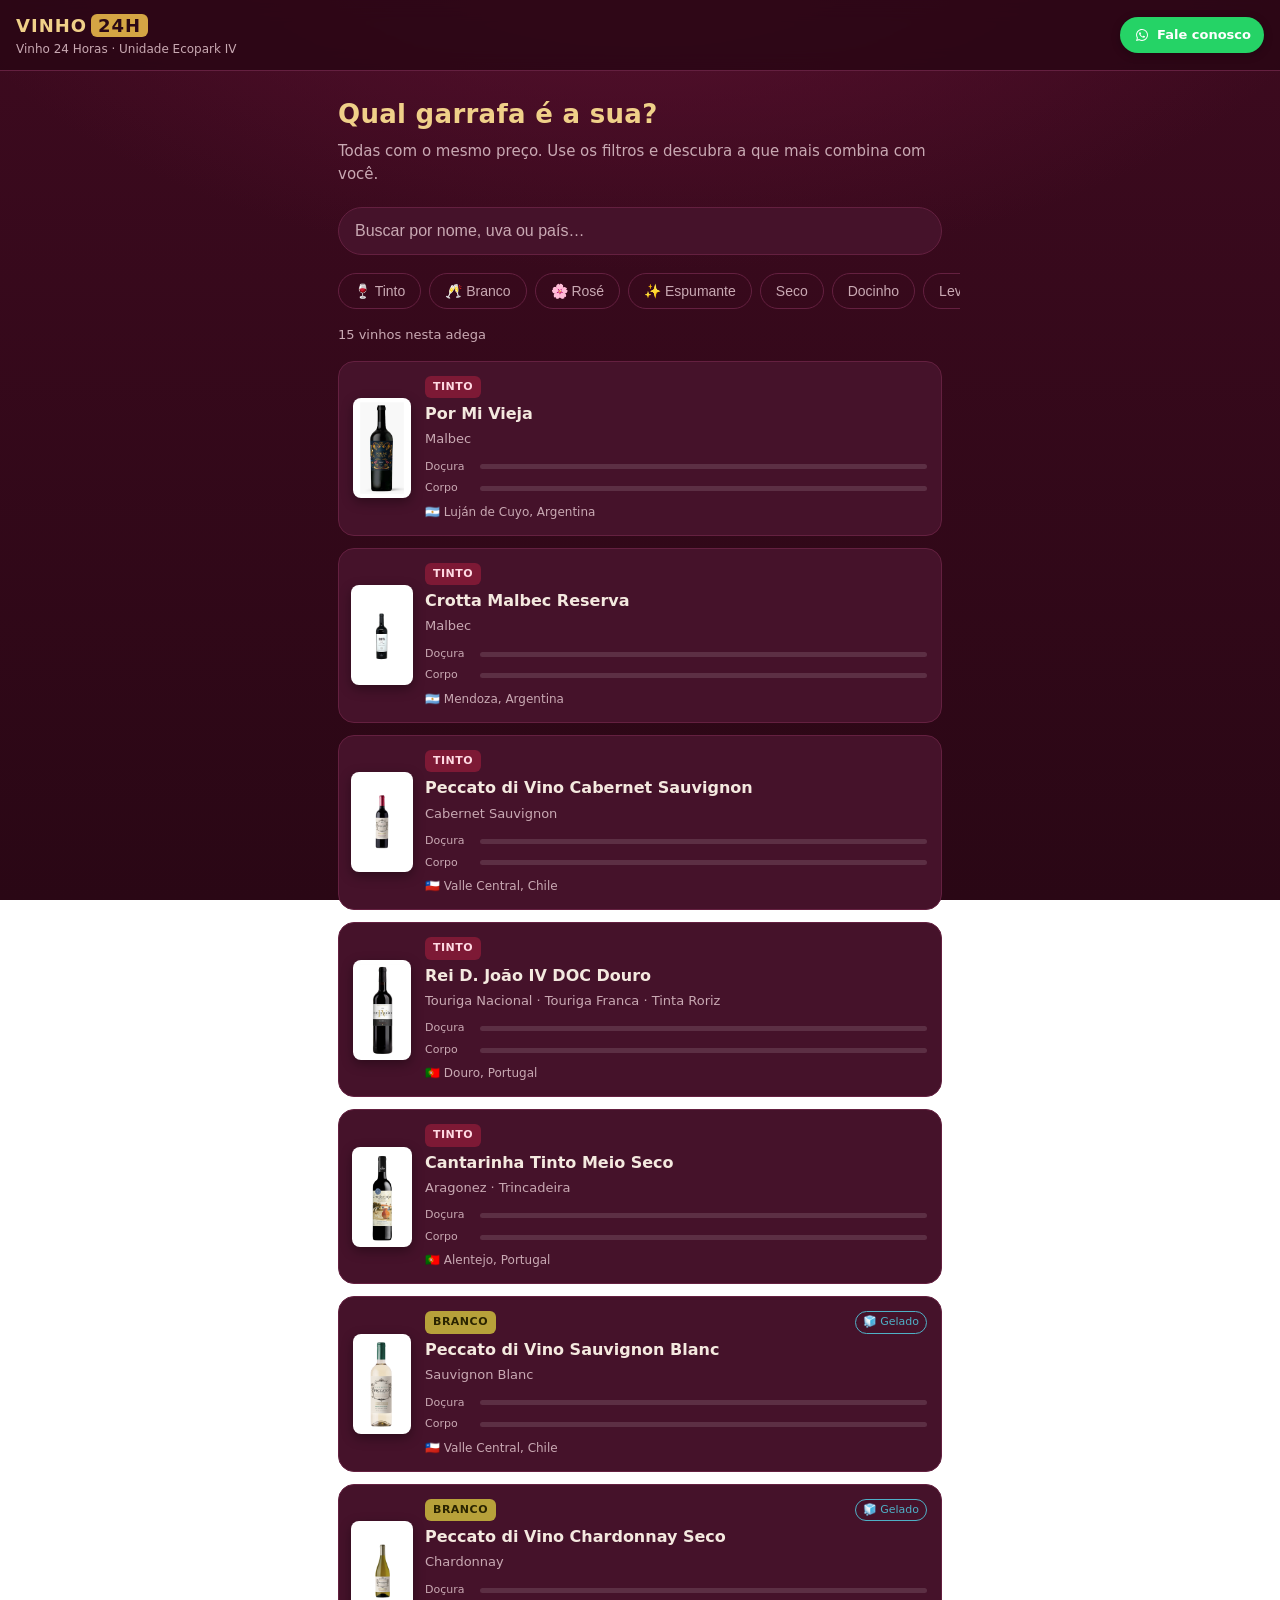
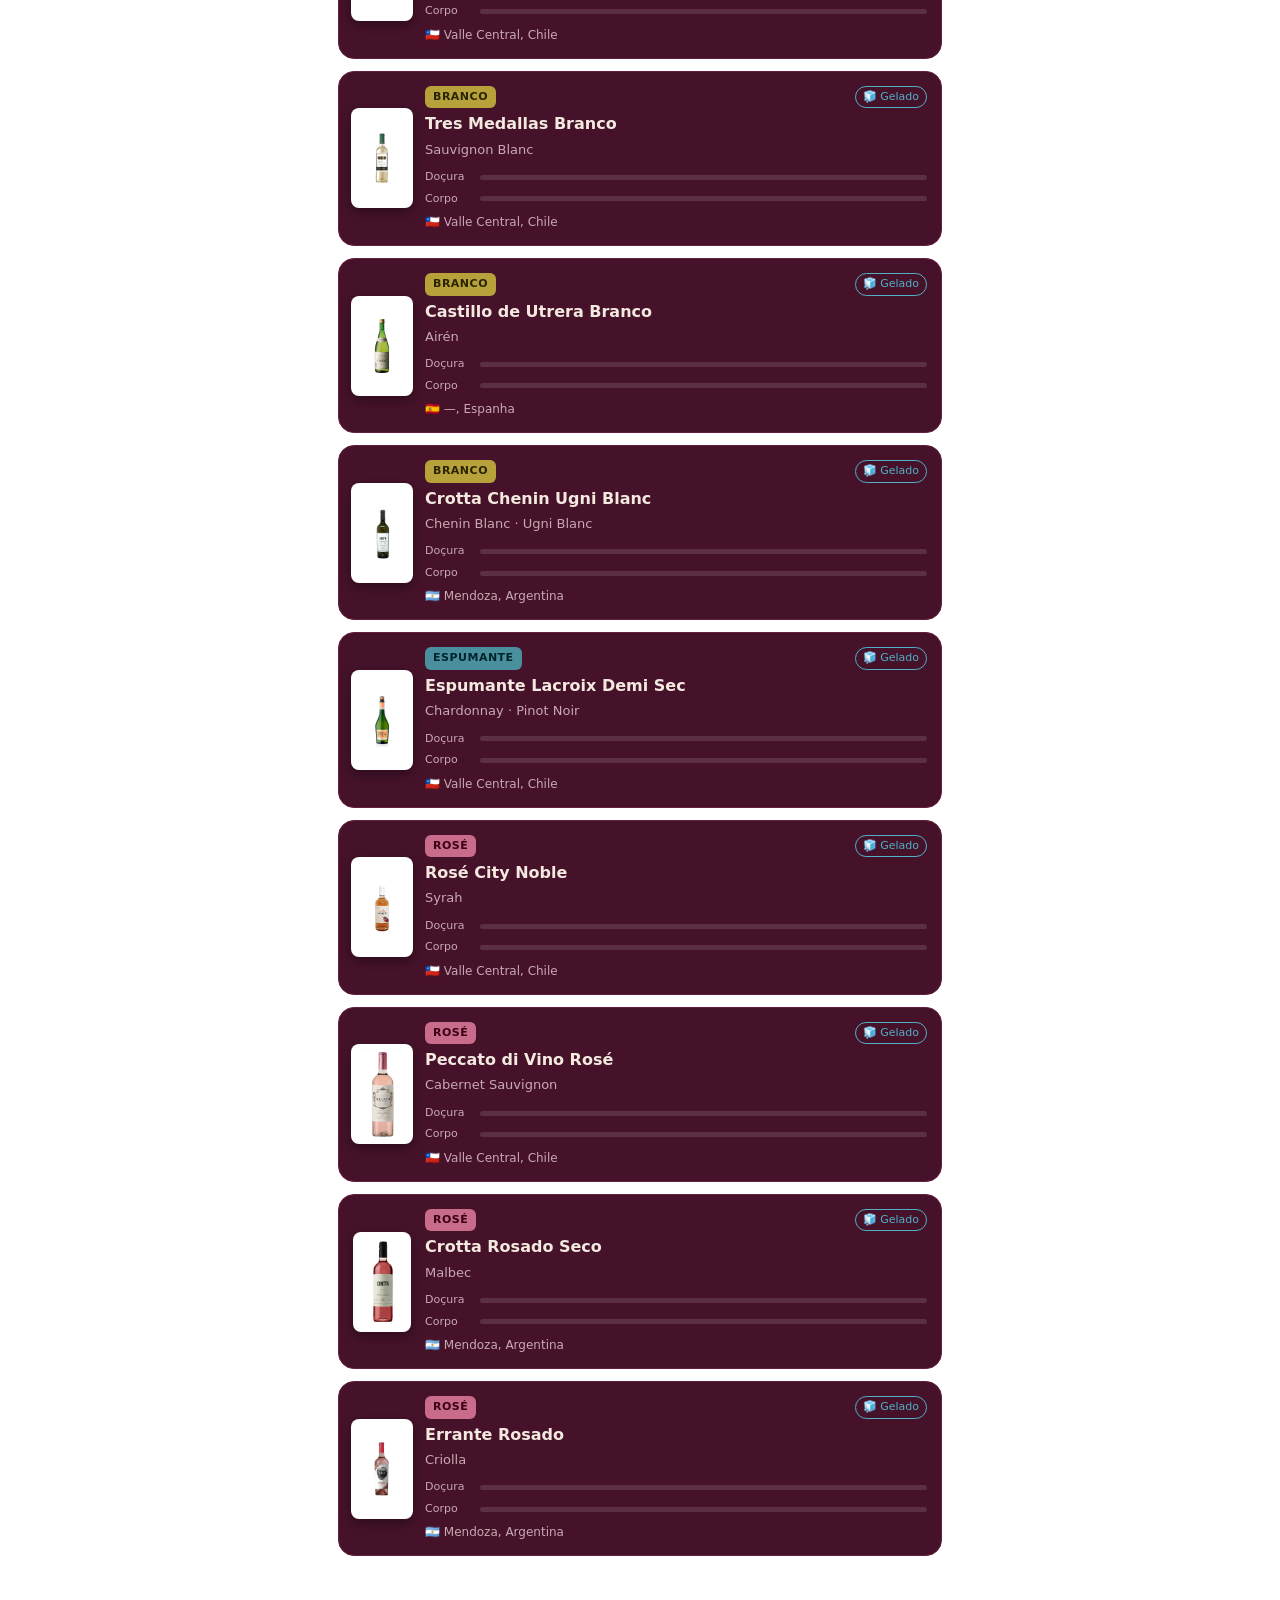
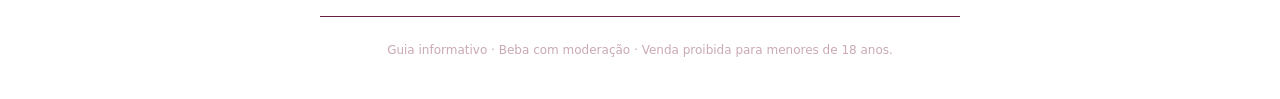
<file: index.html>
<!DOCTYPE html>
<html lang="pt-BR">
<head>
  <meta charset="UTF-8" />
  <meta name="viewport" content="width=device-width, initial-scale=1.0, viewport-fit=cover" />
  <meta name="theme-color" content="#3d0a1f" />
  <meta name="description" content="Descubra o vinho ideal para você — doçura, corpo, harmonização e mais." />
  <title>Vinho 24 Horas · Guia de Vinhos</title>
  <link rel="stylesheet" href="styles.css" />
  <link rel="manifest" href="manifest.webmanifest" />
  <link rel="icon" href="icons/icon.svg" type="image/svg+xml" />
  <link rel="apple-touch-icon" href="icons/icon.svg" />
</head>
<body>

  <!-- Tela: seleção de adega (quando não há ?adega= na URL) -->
  <section id="tela-selecao" class="tela hidden">
    <div class="selecao-wrap">
      <div class="marca marca-grande">
        <span class="marca-vinho">VINHO</span>
        <span class="marca-24h">24 HORAS</span>
      </div>
      <p class="selecao-sub">Escolha a sua adega para começar</p>
      <div id="lista-adegas" class="lista-adegas"></div>
    </div>
  </section>

  <!-- Tela: catálogo da adega -->
  <section id="tela-catalogo" class="tela hidden">
    <header class="topo">
      <div class="topo-esq">
        <div class="topo-marca">
          <span class="marca-vinho">VINHO</span><span class="marca-24h">24H</span>
        </div>
        <div class="topo-adega" id="topo-adega"></div>
      </div>
      <a class="btn-wpp" id="btn-wpp" href="#" target="_blank" rel="noopener">
        <svg class="wpp-ico" viewBox="0 0 24 24" fill="currentColor" aria-hidden="true"><path d="M17.6 6.31A7.86 7.86 0 0 0 12.04 4C7.66 4 4.1 7.55 4.1 11.93c0 1.4.37 2.76 1.07 3.97L4 20l4.2-1.1a7.94 7.94 0 0 0 3.79.96h.01c4.38 0 7.94-3.55 7.94-7.93 0-2.12-.83-4.11-2.34-5.62zM12.04 18.5h-.01a6.6 6.6 0 0 1-3.36-.92l-.24-.14-2.49.65.66-2.43-.16-.25a6.58 6.58 0 0 1-1.01-3.48c0-3.64 2.97-6.6 6.62-6.6 1.77 0 3.43.69 4.68 1.94a6.56 6.56 0 0 1 1.94 4.67c0 3.64-2.97 6.56-6.61 6.56zm3.62-4.93c-.2-.1-1.18-.58-1.36-.64-.18-.07-.31-.1-.44.1-.13.2-.5.64-.62.77-.11.13-.23.15-.42.05-.2-.1-.84-.31-1.6-.99-.59-.53-.99-1.18-1.1-1.38-.12-.2-.01-.31.09-.41.09-.09.2-.23.3-.35.1-.12.13-.2.2-.34.07-.13.03-.25-.02-.35-.05-.1-.44-1.07-.61-1.46-.16-.38-.32-.33-.44-.34l-.37-.01a.72.72 0 0 0-.52.24c-.18.2-.68.67-.68 1.62 0 .96.7 1.89.8 2.02.1.13 1.38 2.11 3.35 2.96.47.2.83.33 1.11.42.47.15.89.13 1.23.08.38-.06 1.17-.48 1.33-.94.16-.46.16-.86.11-.94-.05-.08-.18-.13-.38-.23z"/></svg>
        <span>Fale conosco</span>
      </a>
    </header>

    <div class="hero">
      <h1 class="hero-titulo">Qual garrafa é a sua?</h1>
      <p class="hero-sub">Todas com o mesmo preço. Use os filtros e descubra a que mais combina com você.</p>
    </div>

    <div class="busca-wrap">
      <input id="busca" class="busca" type="search" inputmode="search"
             placeholder="Buscar por nome, uva ou país…" autocomplete="off" />
    </div>

    <div class="filtros" id="filtros"></div>

    <div class="resultado-info" id="resultado-info"></div>

    <main id="grade" class="grade"></main>

    <div id="vazio" class="vazio hidden">
      <p>Nenhum vinho encontrado com esses filtros.</p>
      <button class="btn-limpar" id="btn-limpar-vazio">Limpar filtros</button>
    </div>

    <footer class="rodape">
      <p>Guia informativo · Beba com moderação · Venda proibida para menores de 18 anos.</p>
    </footer>
  </section>

  <!-- Overlay: ficha do vinho -->
  <div id="ficha" class="ficha-overlay hidden" role="dialog" aria-modal="true">
    <div class="ficha-conteudo" id="ficha-conteudo"></div>
  </div>

  <script src="data.js"></script>
  <script src="app.js"></script>
</body>
</html>
</file>
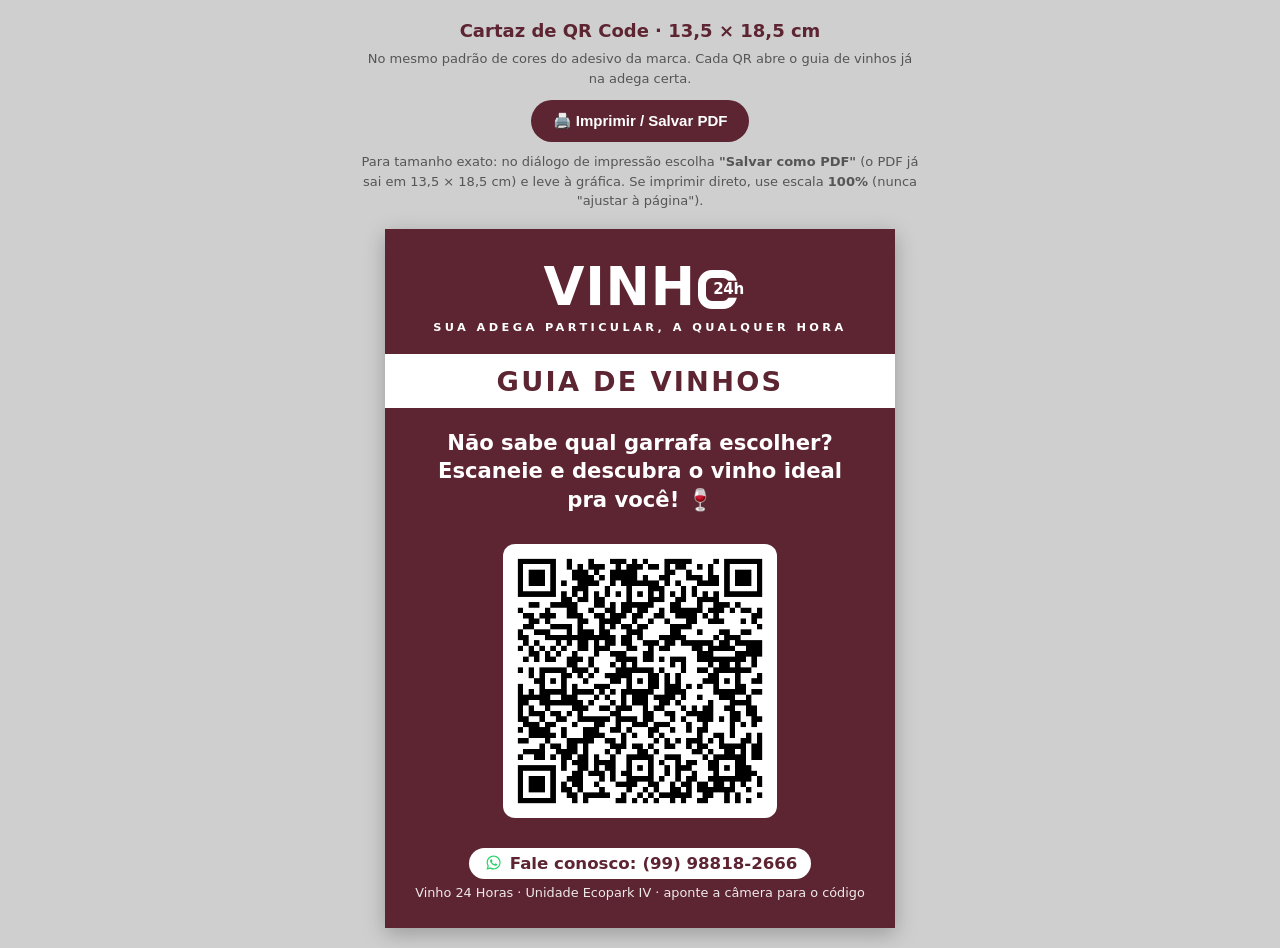
<file: qr.html>
<!DOCTYPE html>
<html lang="pt-BR">
<head>
  <meta charset="UTF-8" />
  <meta name="viewport" content="width=device-width, initial-scale=1.0" />
  <title>Vinho 24 Horas · Cartaz de QR Code (13,5 × 18,5 cm)</title>
  <style>
    /* Cores tiradas do adesivo oficial da marca */
    :root {
      --bordo: #5d2432;
      --bordo-escuro: #4a1a26;
      --branco: #ffffff;
    }
    * { box-sizing: border-box; margin: 0; padding: 0; }
    body { font-family: "Segoe UI", system-ui, -apple-system, sans-serif; background: #cfcfcf; padding: 20px 12px; }

    /* Barra de controle (só na tela, some na impressão) */
    .controls { max-width: 560px; margin: 0 auto 18px; text-align: center; color: #333; }
    .controls h1 { font-size: 18px; margin-bottom: 8px; color: #5d2432; }
    .controls p { font-size: 13px; color: #555; margin-bottom: 12px; line-height: 1.5; }
    .btn { background: var(--bordo); color: #fff; border: none; padding: 12px 22px; border-radius: 999px; font-weight: 700; cursor: pointer; font-size: 15px; }
    .btn:hover { filter: brightness(1.1); }
    .dica { font-size: 12px; color: #777; margin-top: 10px; }

    /* ===================== O CARTAZ (13,5 × 18,5 cm) ===================== */
    .cartaz {
      width: 13.5cm;
      height: 18.5cm;
      margin: 0 auto;
      background: var(--bordo);
      color: var(--branco);
      padding: 0.85cm 0.8cm 0.7cm;
      display: flex;
      flex-direction: column;
      align-items: center;
      justify-content: space-between;
      overflow: hidden;
      box-shadow: 0 6px 20px rgba(0,0,0,.25);
    }

    .topo { width: 100%; display: flex; flex-direction: column; align-items: center; }

    /* Logo oficial: VINH + "O" = quadrado grosso de cantos arredondados,
       com o "24h" quebrando o traço no canto superior direito. */
    .logo { font-weight: 800; font-size: 1.4cm; letter-spacing: 0.02cm; line-height: 1; display: flex; align-items: center; }
    .logo .o24 {
      position: relative;
      top: 0.06cm;                      /* alinha o O com a base das letras VINH */
      width: 1.02cm; height: 1.02cm;
      border: 0.23cm solid #fff;        /* traço grosso */
      border-radius: 0.37cm;            /* cantos mais arredondados */
      margin-left: 0.06cm;
      flex: 0 0 auto;
    }
    .logo .o24 .tf {
      position: absolute;
      top: 50%; right: 0;                /* quebra o traço no LADO DIREITO */
      transform: translate(50%, -50%);
      background: var(--bordo);          /* mascara o traço branco atrás */
      color: #fff;
      font-size: 0.4cm; font-weight: 800; letter-spacing: -0.01cm;
      line-height: 1; padding: 0.02cm 0.05cm;
    }
    .tagline { font-size: 0.3cm; font-weight: 600; letter-spacing: 0.09cm; margin-top: 0.16cm; text-align: center; text-transform: uppercase; }

    /* Faixa branca (sangra até as bordas) */
    .faixa {
      width: calc(100% + 1.6cm);
      margin: 0.55cm -0.8cm 0;
      background: #fff;
      color: var(--bordo);
      font-weight: 800;
      font-size: 0.72cm;
      letter-spacing: 0.06cm;
      text-align: center;
      padding: 0.3cm 0;
    }

    .chamada { text-align: center; font-size: 0.56cm; font-weight: 600; line-height: 1.35; margin-top: 0.55cm; }

    /* Linha da seta + QR */
    .qr-row { display: flex; align-items: center; justify-content: center; width: 100%; }
    .qr-box { background: #fff; padding: 0.32cm; border-radius: 0.32cm; line-height: 0; }
    .qr-box img { width: 6.6cm; height: 6.6cm; display: block; }

    .rodape { display: flex; flex-direction: column; align-items: center; gap: 0.16cm; text-align: center; }
    .fale {
      display: inline-flex; align-items: center; gap: 0.16cm;
      background: #fff; color: var(--bordo);
      padding: 0.13cm 0.36cm; border-radius: 999px;
      font-size: 0.44cm; font-weight: 700;
    }
    .fale svg { width: 0.56cm; height: 0.56cm; color: #25D366; flex: 0 0 auto; }
    .rod-unidade { font-size: 0.34cm; line-height: 1.3; opacity: 0.9; }

    /* ===================== IMPRESSÃO ===================== */
    @page { size: 13.5cm 18.5cm; margin: 0; }
    @media print {
      body { background: #fff; padding: 0; }
      .controls { display: none; }
      .cartaz { box-shadow: none; margin: 0; page-break-after: always; }
    }
  </style>
</head>
<body>
  <div class="controls">
    <h1>Cartaz de QR Code · 13,5 × 18,5 cm</h1>
    <p>No mesmo padrão de cores do adesivo da marca. Cada QR abre o guia de vinhos já na adega certa.</p>
    <button class="btn" onclick="window.print()">🖨️ Imprimir / Salvar PDF</button>
    <p class="dica">Para tamanho exato: no diálogo de impressão escolha <b>"Salvar como PDF"</b> (o PDF já sai em 13,5 × 18,5 cm) e leve à gráfica. Se imprimir direto, use escala <b>100%</b> (nunca "ajustar à página").</p>
  </div>

  <div id="cartazes"></div>

  <script src="qrcode.js"></script>
  <script src="data.js"></script>
  <script>
    // URL do site publicado. Troque aqui se um dia mudar para o domínio próprio.
    const URL_BASE = "https://thiagosampaio112.github.io/vinho24h/";

    function gerarQR(url) {
      const qr = qrcode(0, "H");     // alta correção de erro (resiste a arranhões)
      qr.addData(url);
      qr.make();
      return qr.createDataURL(8, 4);
    }

    const container = document.getElementById("cartazes");

    Object.entries(ADEGAS)
      .filter(([, info]) => info.ativa !== false)   // só unidades ativas
      .forEach(([slug, info]) => {
        const url = URL_BASE + "?adega=" + slug;
        const dataUrl = gerarQR(url);

        const card = document.createElement("div");
        card.className = "cartaz";
        card.innerHTML = `
          <div class="topo">
            <div class="logo">VINH<span class="o24"><span class="tf">24h</span></span></div>
            <div class="tagline">Sua adega particular, a qualquer hora</div>
            <div class="faixa">GUIA DE VINHOS</div>
            <div class="chamada">Não sabe qual garrafa escolher?<br>Escaneie e descubra o vinho ideal pra você! 🍷</div>
          </div>
          <div class="qr-row">
            <div class="qr-box"><img src="${dataUrl}" alt="QR Code ${info.nome}" /></div>
          </div>
          <div class="rodape">
            <div class="fale">
              <svg viewBox="0 0 24 24" fill="currentColor" aria-hidden="true"><path d="M17.6 6.31A7.86 7.86 0 0 0 12.04 4C7.66 4 4.1 7.55 4.1 11.93c0 1.4.37 2.76 1.07 3.97L4 20l4.2-1.1a7.94 7.94 0 0 0 3.79.96h.01c4.38 0 7.94-3.55 7.94-7.93 0-2.12-.83-4.11-2.34-5.62zM12.04 18.5h-.01a6.6 6.6 0 0 1-3.36-.92l-.24-.14-2.49.65.66-2.43-.16-.25a6.58 6.58 0 0 1-1.01-3.48c0-3.64 2.97-6.6 6.62-6.6 1.77 0 3.43.69 4.68 1.94a6.56 6.56 0 0 1 1.94 4.67c0 3.64-2.97 6.56-6.61 6.56zm3.62-4.93c-.2-.1-1.18-.58-1.36-.64-.18-.07-.31-.1-.44.1-.13.2-.5.64-.62.77-.11.13-.23.15-.42.05-.2-.1-.84-.31-1.6-.99-.59-.53-.99-1.18-1.1-1.38-.12-.2-.01-.31.09-.41.09-.09.2-.23.3-.35.1-.12.13-.2.2-.34.07-.13.03-.25-.02-.35-.05-.1-.44-1.07-.61-1.46-.16-.38-.32-.33-.44-.34l-.37-.01a.72.72 0 0 0-.52.24c-.18.2-.68.67-.68 1.62 0 .96.7 1.89.8 2.02.1.13 1.38 2.11 3.35 2.96.47.2.83.33 1.11.42.47.15.89.13 1.23.08.38-.06 1.17-.48 1.33-.94.16-.46.16-.86.11-.94-.05-.08-.18-.13-.38-.23z"/></svg>
              Fale conosco: <b>(99) 98818-2666</b>
            </div>
            <div class="rod-unidade">${info.nome} · aponte a câmera para o código</div>
          </div>
        `;
        container.appendChild(card);
      });
  </script>
</body>
</html>
</file>
<file: styles.css>
/* ==========================================================================
   VINHO 24 HORAS — Estilos
   Tema escuro "vinho", mobile-first. Paleta: bordô + dourado.
   ========================================================================== */

:root {
  --bordo-escuro: #2a0715;
  --bordo: #3d0a1f;
  --bordo-claro: #5a1130;
  --vinho: #7d1935;
  --dourado: #d4a544;
  --dourado-claro: #f0d089;
  --creme: #f7efe8;
  --texto: #f4e9df;
  --texto-suave: #c9a9b3;
  --card: #45122a;
  --card-borda: #642040;
  --verde-gelado: #4fb0c6;
  --sombra: 0 8px 24px rgba(0, 0, 0, 0.35);
  --raio: 16px;
}

* { box-sizing: border-box; margin: 0; padding: 0; }

html { -webkit-text-size-adjust: 100%; }

body {
  font-family: "Segoe UI", system-ui, -apple-system, Roboto, sans-serif;
  background:
    radial-gradient(1200px 600px at 50% -10%, #5a1130 0%, transparent 60%),
    linear-gradient(180deg, var(--bordo) 0%, var(--bordo-escuro) 100%);
  background-attachment: fixed;
  color: var(--texto);
  min-height: 100vh;
  line-height: 1.5;
}

.hidden { display: none !important; }

/* ---- Marca ---- */
.marca-vinho, .marca-24h { font-weight: 800; letter-spacing: 1px; }
.marca-vinho { color: var(--dourado-claro); }
.marca-24h {
  color: var(--bordo-escuro);
  background: var(--dourado);
  padding: 1px 7px;
  border-radius: 6px;
  margin-left: 4px;
}

/* ==========================================================================
   TELA DE SELEÇÃO DE ADEGA
   ========================================================================== */
.selecao-wrap {
  max-width: 480px;
  margin: 0 auto;
  min-height: 100vh;
  display: flex;
  flex-direction: column;
  align-items: center;
  justify-content: center;
  padding: 32px 20px;
  text-align: center;
}
.marca-grande { font-size: 34px; margin-bottom: 8px; }
.marca-grande .marca-24h { font-size: 30px; }
.selecao-sub { color: var(--texto-suave); margin-bottom: 28px; }
.lista-adegas { width: 100%; display: grid; gap: 14px; }
.adega-btn {
  display: block;
  width: 100%;
  text-align: left;
  padding: 20px;
  background: var(--card);
  border: 1px solid var(--card-borda);
  border-radius: var(--raio);
  color: var(--texto);
  cursor: pointer;
  transition: transform .15s, border-color .15s;
}
.adega-btn:hover { transform: translateY(-2px); border-color: var(--dourado); }
.adega-btn b { display: block; font-size: 18px; color: var(--dourado-claro); }
.adega-btn span { color: var(--texto-suave); font-size: 14px; }

/* ==========================================================================
   TOPO / HERO
   ========================================================================== */
.topo {
  position: sticky;
  top: 0;
  z-index: 20;
  display: flex;
  align-items: center;
  justify-content: space-between;
  padding: 12px 16px;
  background: rgba(42, 7, 21, 0.85);
  backdrop-filter: blur(10px);
  border-bottom: 1px solid var(--card-borda);
}
.topo-esq { display: flex; flex-direction: column; gap: 1px; min-width: 0; }
.topo-marca { font-size: 18px; }
.topo-adega { font-size: 12px; color: var(--texto-suave); }

/* Botão WhatsApp "Fale conosco" */
.btn-wpp {
  display: inline-flex;
  align-items: center;
  gap: 6px;
  flex: 0 0 auto;
  background: #25D366;
  color: #fff;
  text-decoration: none;
  padding: 8px 13px;
  border-radius: 999px;
  font-size: 13px;
  font-weight: 700;
  box-shadow: 0 2px 8px rgba(0, 0, 0, .25);
}
.btn-wpp:hover { filter: brightness(1.06); }
.wpp-ico { width: 18px; height: 18px; }

.hero { padding: 24px 18px 8px; max-width: 640px; margin: 0 auto; }
.hero-titulo { font-size: 26px; color: var(--dourado-claro); letter-spacing: .3px; }
.hero-sub { color: var(--texto-suave); font-size: 15px; margin-top: 6px; }

/* ==========================================================================
   BUSCA + FILTROS
   ========================================================================== */
.busca-wrap { padding: 14px 18px 6px; max-width: 640px; margin: 0 auto; }
.busca {
  width: 100%;
  padding: 14px 16px;
  border-radius: 999px;
  border: 1px solid var(--card-borda);
  background: var(--card);
  color: var(--texto);
  font-size: 16px;
  outline: none;
}
.busca::placeholder { color: var(--texto-suave); }
.busca:focus { border-color: var(--dourado); }

.filtros {
  display: flex;
  gap: 8px;
  overflow-x: auto;
  padding: 12px 18px;
  max-width: 640px;
  margin: 0 auto;
  scrollbar-width: none;
  -webkit-overflow-scrolling: touch;
}
.filtros::-webkit-scrollbar { display: none; }
.chip {
  flex: 0 0 auto;
  padding: 9px 15px;
  border-radius: 999px;
  border: 1px solid var(--card-borda);
  background: transparent;
  color: var(--texto-suave);
  font-size: 14px;
  cursor: pointer;
  white-space: nowrap;
  transition: all .15s;
}
.chip:hover { border-color: var(--dourado); }
.chip.ativo {
  background: var(--dourado);
  color: var(--bordo-escuro);
  border-color: var(--dourado);
  font-weight: 700;
}
.chip.chip-gelado.ativo { background: var(--verde-gelado); border-color: var(--verde-gelado); color: #04222a; }

.resultado-info {
  max-width: 640px;
  margin: 0 auto;
  padding: 4px 18px;
  color: var(--texto-suave);
  font-size: 13px;
}

/* ==========================================================================
   GRADE DE VINHOS
   ========================================================================== */
.grade {
  display: flex;
  flex-direction: column;
  gap: 12px;
  padding: 12px 18px 40px;
  max-width: 640px;
  margin: 0 auto;
}
.card {
  background: var(--card);
  border: 1px solid var(--card-borda);
  border-radius: var(--raio);
  padding: 14px;
  cursor: pointer;
  display: flex;
  flex-direction: row;
  align-items: center;
  gap: 14px;
  transition: transform .15s, border-color .15s;
  position: relative;
  overflow: hidden;
}
.card:hover { transform: translateY(-2px); border-color: var(--dourado); }
.card-foto {
  flex: 0 0 auto;
  width: 58px;
  display: flex;
  align-items: center;
  justify-content: center;
}
.card-foto svg, .card-foto img {
  width: 58px;
  height: 112px;
  object-fit: contain;
  display: block;
  filter: drop-shadow(0 4px 6px rgba(0,0,0,.35));
}
/* Fotos reais (JPG/PNG) ganham um azulejo branco pra destacar no tema escuro */
.card-foto img {
  width: 62px;
  height: 100px;
  background: #fff;
  border-radius: 8px;
  padding: 4px;
}
.card-info {
  flex: 1;
  min-width: 0;
  display: flex;
  flex-direction: column;
  gap: 6px;
}
.card-topo { display: flex; align-items: center; justify-content: space-between; gap: 6px; }
.tag-tipo {
  font-size: 11px;
  font-weight: 700;
  text-transform: uppercase;
  letter-spacing: .5px;
  padding: 3px 8px;
  border-radius: 6px;
}
.tag-tinto { background: #7d1935; color: #ffd9e2; }
.tag-branco { background: #b7a13a; color: #2a2400; }
.tag-rose { background: #c96b8a; color: #3a0016; }
.tag-espumante { background: #4a8f9e; color: #01252c; }

.selo-gelado {
  font-size: 11px;
  color: var(--verde-gelado);
  border: 1px solid var(--verde-gelado);
  padding: 2px 7px;
  border-radius: 999px;
  white-space: nowrap;
}
.card-nome { font-size: 16px; font-weight: 700; color: var(--texto); line-height: 1.2; }
.card-uva { font-size: 13px; color: var(--texto-suave); }
.card-origem { font-size: 12px; color: var(--texto-suave); margin-top: auto; }

.mini-medidas { display: grid; gap: 5px; margin-top: 4px; }
.mini-linha { display: flex; align-items: center; gap: 7px; }
.mini-rotulo { font-size: 11px; color: var(--texto-suave); width: 48px; flex: 0 0 auto; }
.barra { flex: 1; height: 5px; border-radius: 999px; background: rgba(255,255,255,.12); overflow: hidden; }
.barra-fill { height: 100%; background: var(--dourado); border-radius: 999px; }

/* ==========================================================================
   ESTADO VAZIO / RODAPÉ
   ========================================================================== */
.vazio { text-align: center; padding: 40px 20px; color: var(--texto-suave); }
.btn-limpar {
  margin-top: 12px;
  padding: 10px 18px;
  border-radius: 999px;
  border: 1px solid var(--dourado);
  background: transparent;
  color: var(--dourado-claro);
  cursor: pointer;
}
.rodape {
  text-align: center;
  padding: 24px 18px 40px;
  color: var(--texto-suave);
  font-size: 12px;
  border-top: 1px solid var(--card-borda);
  max-width: 640px;
  margin: 20px auto 0;
}

/* ==========================================================================
   FICHA DO VINHO (OVERLAY)
   ========================================================================== */
.ficha-overlay {
  position: fixed;
  inset: 0;
  z-index: 100;
  background: rgba(10, 2, 6, 0.6);
  backdrop-filter: blur(4px);
  display: flex;
  align-items: flex-end;
  justify-content: center;
  animation: fade .2s ease;
}
@keyframes fade { from { opacity: 0; } to { opacity: 1; } }
.ficha-conteudo {
  width: 100%;
  max-width: 640px;
  max-height: 92vh;
  overflow-y: auto;
  background: linear-gradient(180deg, var(--bordo-claro), var(--bordo-escuro));
  border-radius: 24px 24px 0 0;
  border-top: 3px solid var(--dourado);
  padding: 8px 20px 32px;
  animation: subir .25s ease;
}
@keyframes subir { from { transform: translateY(40px); } to { transform: translateY(0); } }
.ficha-puxador { width: 44px; height: 5px; border-radius: 999px; background: var(--texto-suave); opacity: .5; margin: 8px auto 16px; }
.ficha-fechar {
  position: sticky; top: 0; float: right;
  background: rgba(0,0,0,.3); border: none; color: var(--texto);
  width: 34px; height: 34px; border-radius: 999px; font-size: 18px; cursor: pointer;
}
.ficha-foto {
  display: flex;
  justify-content: center;
  margin: 4px 0 14px;
}
.ficha-foto svg, .ficha-foto img {
  height: 200px;
  width: auto;
  max-width: 120px;
  object-fit: contain;
  filter: drop-shadow(0 10px 14px rgba(0,0,0,.45));
}
.ficha-foto img {
  background: #fff;
  border-radius: 12px;
  padding: 10px;
  max-width: 150px;
}
.ficha-tipo-linha { display: flex; align-items: center; gap: 8px; flex-wrap: wrap; margin-bottom: 6px; }
.ficha-nome { font-size: 26px; color: var(--dourado-claro); line-height: 1.15; }
.ficha-produtor { color: var(--texto-suave); font-size: 14px; margin-bottom: 14px; }
.ficha-origem-grid {
  display: grid; grid-template-columns: 1fr 1fr; gap: 10px; margin: 16px 0;
}
.ficha-dado { background: rgba(0,0,0,.2); border-radius: 12px; padding: 10px 12px; }
.ficha-dado span { display: block; font-size: 11px; color: var(--texto-suave); text-transform: uppercase; letter-spacing: .5px; }
.ficha-dado b { font-size: 15px; color: var(--texto); font-weight: 600; }

.ficha-secao-titulo { font-size: 13px; text-transform: uppercase; letter-spacing: .5px; color: var(--dourado); margin: 20px 0 10px; }

.medida { margin-bottom: 14px; }
.medida-topo { display: flex; justify-content: space-between; font-size: 14px; margin-bottom: 6px; }
.medida-topo b { color: var(--texto); }
.medida-topo span { color: var(--texto-suave); }
.medida-escala { display: flex; gap: 4px; }
.pip { flex: 1; height: 8px; border-radius: 999px; background: rgba(255,255,255,.12); }
.pip.on { background: var(--dourado); }

.ficha-texto { color: var(--texto); font-size: 15px; margin-bottom: 8px; }
.ficha-destaque {
  background: rgba(212,165,68,.12);
  border: 1px solid rgba(212,165,68,.35);
  border-radius: 12px;
  padding: 12px 14px;
  margin: 16px 0;
  font-size: 15px;
}
.ficha-destaque b { color: var(--dourado-claro); }
.ficha-harmoniza { display: grid; gap: 10px; }
.harm-item { display: flex; gap: 10px; align-items: flex-start; }
.harm-icone { font-size: 18px; flex: 0 0 auto; }
.harm-item div span { display: block; font-size: 12px; color: var(--texto-suave); }
.harm-item div p { font-size: 14px; }

.selo-gelado-ficha {
  display: inline-block;
  background: var(--verde-gelado); color: #04222a;
  font-weight: 700; font-size: 13px;
  padding: 4px 12px; border-radius: 999px;
}

@media (min-width: 700px) {
  .ficha-overlay { align-items: center; }
  .ficha-conteudo { border-radius: 24px; max-height: 88vh; }
}
</file>
